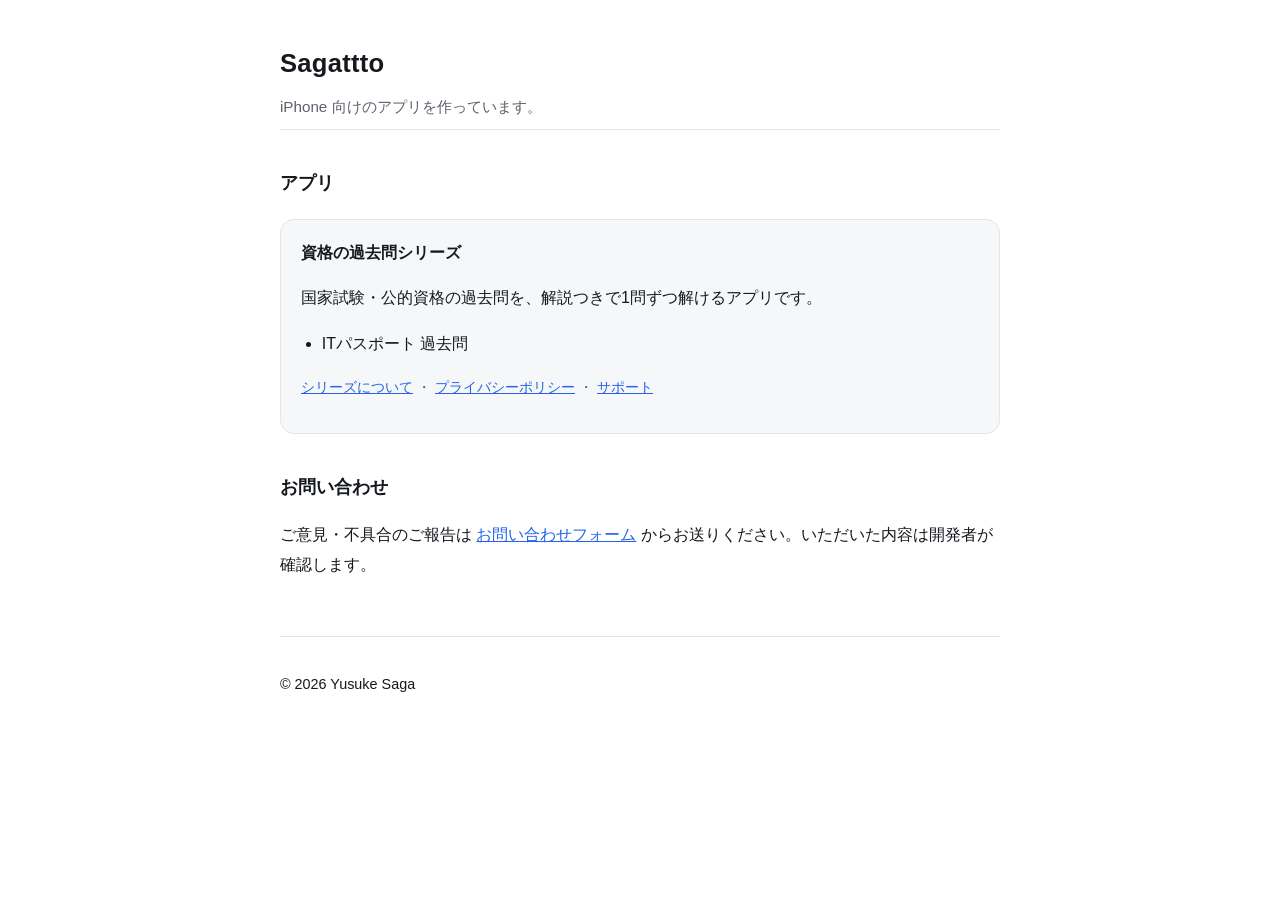
<file: index.html>
<!DOCTYPE html>
<html lang="ja">
<head>
<meta charset="utf-8">
<meta name="viewport" content="width=device-width, initial-scale=1">
<title>Sagattto</title>
<link rel="stylesheet" href="/style.css">
</head>
<body>
<header>
  <h1>Sagattto</h1>
  <p>iPhone 向けのアプリを作っています。</p>
</header>

<main>
  <h2>アプリ</h2>

  <div class="card">
    <h3>資格の過去問シリーズ</h3>
    <p>国家試験・公的資格の過去問を、解説つきで1問ずつ解けるアプリです。</p>
    <ul>
      <li>ITパスポート 過去問</li>
    </ul>
    <p class="muted">
      <a href="/shikaku/">シリーズについて</a> ・
      <a href="/shikaku/privacy.html">プライバシーポリシー</a> ・
      <a href="/shikaku/support.html">サポート</a>
    </p>
  </div>

  <h2>お問い合わせ</h2>
  <p>
    ご意見・不具合のご報告は
    <a href="https://forms.gle/SS3hxJVVx1hNDNq5A">お問い合わせフォーム</a>
    からお送りください。いただいた内容は開発者が確認します。
  </p>
</main>

<footer>
  <p>© 2026 Yusuke Saga</p>
</footer>
</body>
</html>
</file>
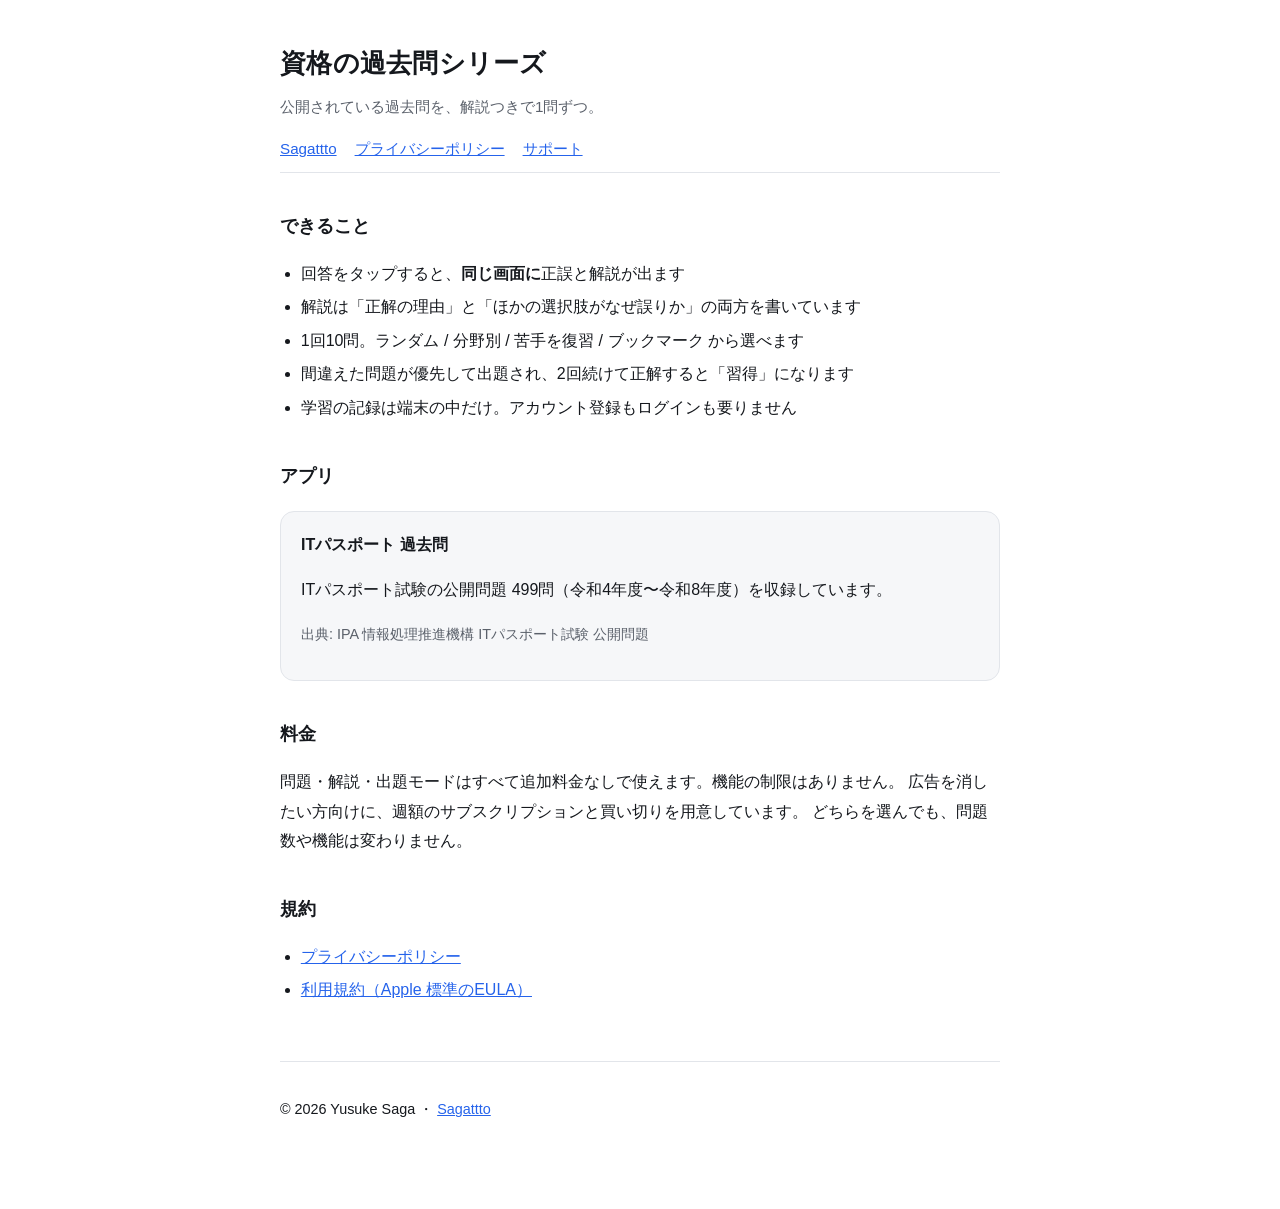
<file: shikaku/index.html>
<!DOCTYPE html>
<html lang="ja">
<head>
<meta charset="utf-8">
<meta name="viewport" content="width=device-width, initial-scale=1">
<title>資格の過去問シリーズ | Sagattto</title>
<link rel="stylesheet" href="/style.css">
</head>
<body>
<header>
  <h1>資格の過去問シリーズ</h1>
  <p>公開されている過去問を、解説つきで1問ずつ。</p>
  <nav>
    <a href="/">Sagattto</a>
    <a href="/shikaku/privacy.html">プライバシーポリシー</a>
    <a href="/shikaku/support.html">サポート</a>
  </nav>
</header>

<main>
  <h2>できること</h2>
  <ul>
    <li>回答をタップすると、<strong>同じ画面に</strong>正誤と解説が出ます</li>
    <li>解説は「正解の理由」と「ほかの選択肢がなぜ誤りか」の両方を書いています</li>
    <li>1回10問。ランダム / 分野別 / 苦手を復習 / ブックマーク から選べます</li>
    <li>間違えた問題が優先して出題され、2回続けて正解すると「習得」になります</li>
    <li>学習の記録は端末の中だけ。アカウント登録もログインも要りません</li>
  </ul>

  <h2>アプリ</h2>
  <div class="card">
    <h3>ITパスポート 過去問</h3>
    <p>ITパスポート試験の公開問題 499問（令和4年度〜令和8年度）を収録しています。</p>
    <p class="muted">出典: IPA 情報処理推進機構 ITパスポート試験 公開問題</p>
  </div>

  <h2>料金</h2>
  <p>
    問題・解説・出題モードはすべて追加料金なしで使えます。機能の制限はありません。
    広告を消したい方向けに、週額のサブスクリプションと買い切りを用意しています。
    どちらを選んでも、問題数や機能は変わりません。
  </p>

  <h2>規約</h2>
  <ul>
    <li><a href="/shikaku/privacy.html">プライバシーポリシー</a></li>
    <li><a href="https://www.apple.com/legal/internet-services/itunes/dev/stdeula/">利用規約（Apple 標準のEULA）</a></li>
  </ul>
</main>

<footer>
  <p>© 2026 Yusuke Saga ・ <a href="/">Sagattto</a></p>
</footer>
</body>
</html>
</file>
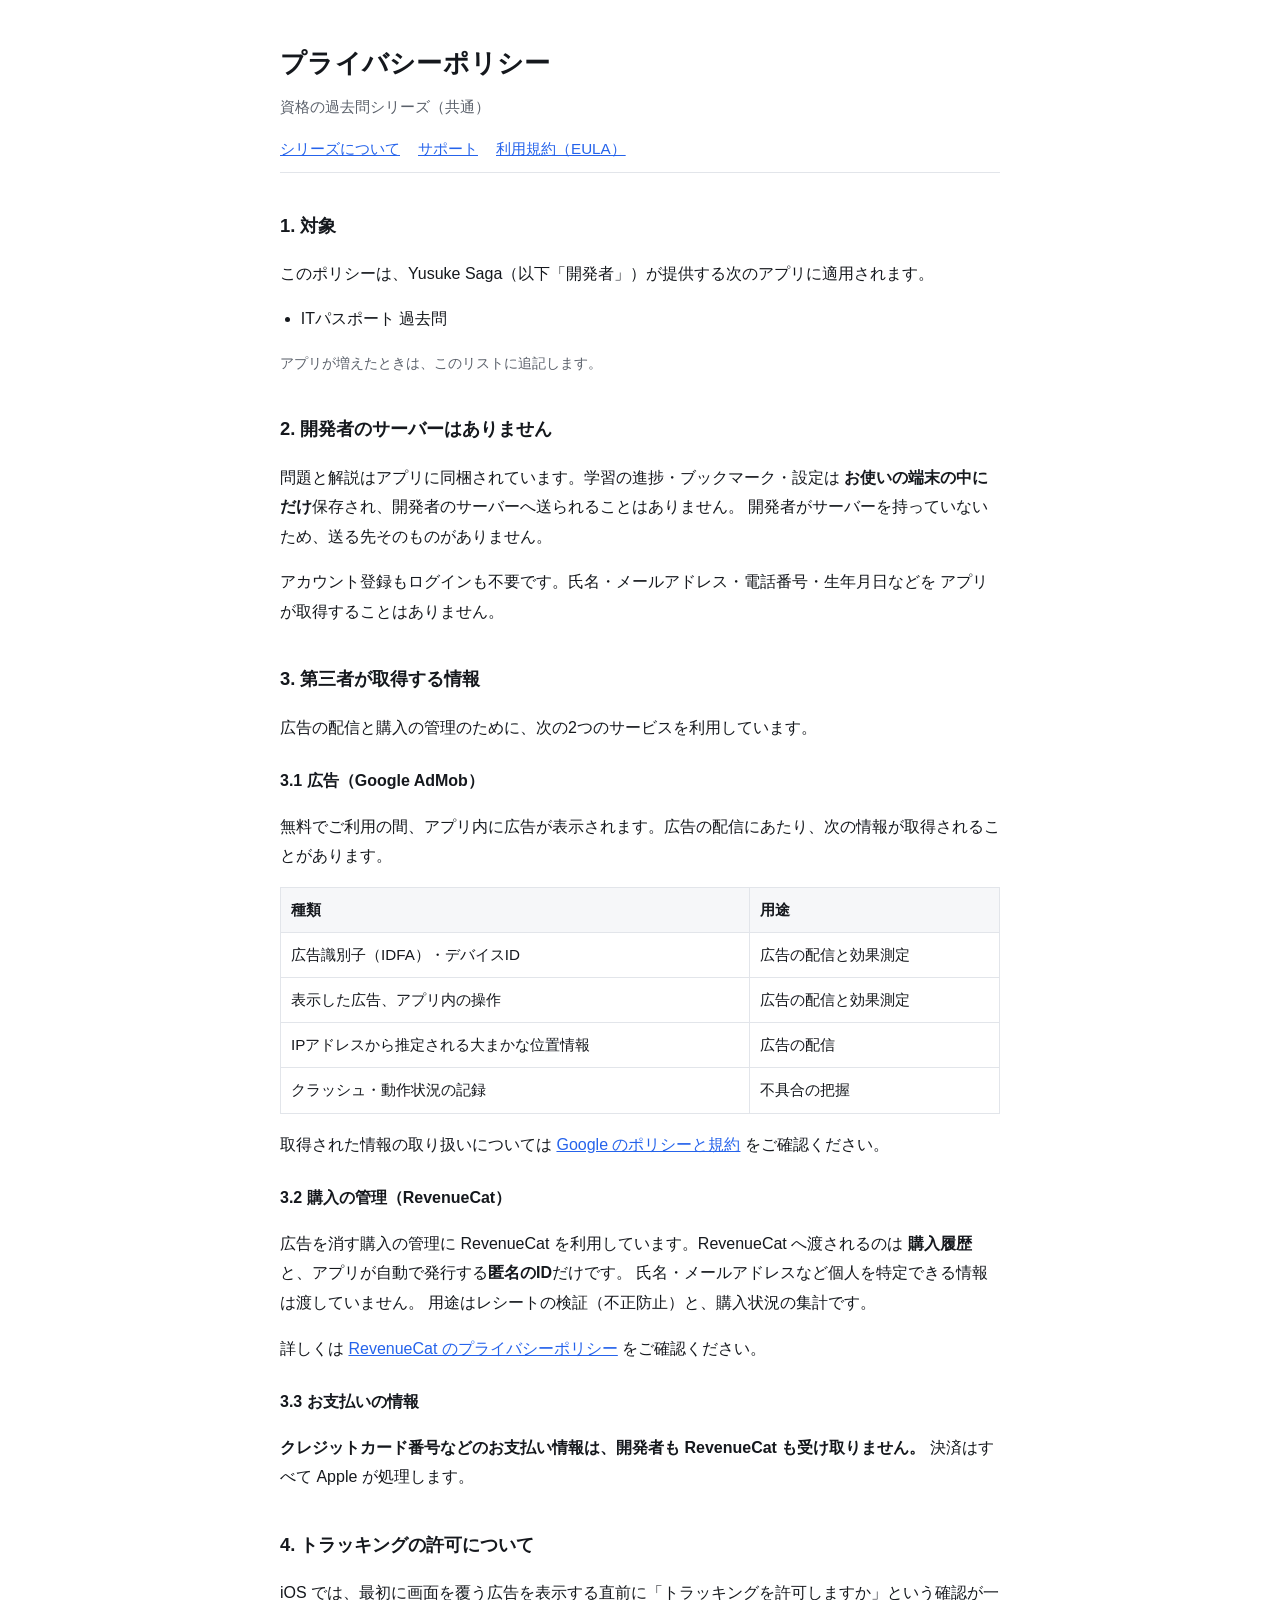
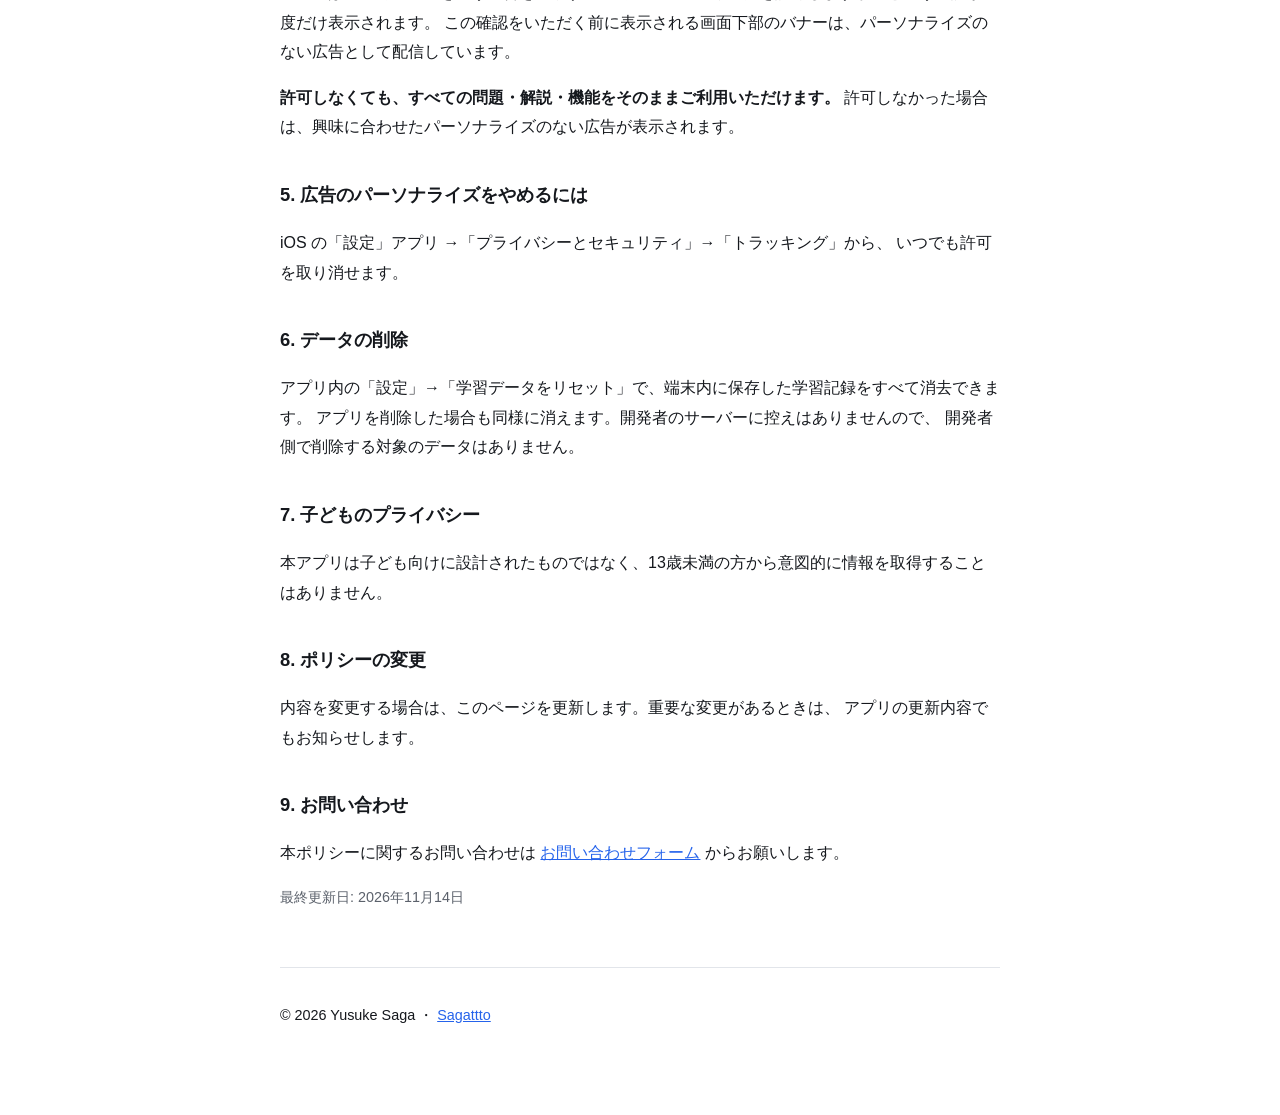
<file: shikaku/privacy.html>
<!DOCTYPE html>
<html lang="ja">
<head>
<meta charset="utf-8">
<meta name="viewport" content="width=device-width, initial-scale=1">
<title>プライバシーポリシー | 資格の過去問シリーズ</title>
<link rel="stylesheet" href="/style.css">
</head>
<body>
<header>
  <h1>プライバシーポリシー</h1>
  <p>資格の過去問シリーズ（共通）</p>
  <nav>
    <a href="/shikaku/">シリーズについて</a>
    <a href="/shikaku/support.html">サポート</a>
    <a href="https://www.apple.com/legal/internet-services/itunes/dev/stdeula/">利用規約（EULA）</a>
  </nav>
</header>

<main>
  <h2>1. 対象</h2>
  <p>このポリシーは、Yusuke Saga（以下「開発者」）が提供する次のアプリに適用されます。</p>
  <ul>
    <li>ITパスポート 過去問</li>
  </ul>
  <p class="muted">アプリが増えたときは、このリストに追記します。</p>

  <h2>2. 開発者のサーバーはありません</h2>
  <p>
    問題と解説はアプリに同梱されています。学習の進捗・ブックマーク・設定は
    <strong>お使いの端末の中にだけ</strong>保存され、開発者のサーバーへ送られることはありません。
    開発者がサーバーを持っていないため、送る先そのものがありません。
  </p>
  <p>
    アカウント登録もログインも不要です。氏名・メールアドレス・電話番号・生年月日などを
    アプリが取得することはありません。
  </p>

  <h2>3. 第三者が取得する情報</h2>
  <p>広告の配信と購入の管理のために、次の2つのサービスを利用しています。</p>

  <h3>3.1 広告（Google AdMob）</h3>
  <p>無料でご利用の間、アプリ内に広告が表示されます。広告の配信にあたり、次の情報が取得されることがあります。</p>
  <table>
    <tr><th>種類</th><th>用途</th></tr>
    <tr><td>広告識別子（IDFA）・デバイスID</td><td>広告の配信と効果測定</td></tr>
    <tr><td>表示した広告、アプリ内の操作</td><td>広告の配信と効果測定</td></tr>
    <tr><td>IPアドレスから推定される大まかな位置情報</td><td>広告の配信</td></tr>
    <tr><td>クラッシュ・動作状況の記録</td><td>不具合の把握</td></tr>
  </table>
  <p>
    取得された情報の取り扱いについては
    <a href="https://policies.google.com/technologies/partner-sites">Google のポリシーと規約</a>
    をご確認ください。
  </p>

  <h3>3.2 購入の管理（RevenueCat）</h3>
  <p>
    広告を消す購入の管理に RevenueCat を利用しています。RevenueCat へ渡されるのは
    <strong>購入履歴</strong>と、アプリが自動で発行する<strong>匿名のID</strong>だけです。
    氏名・メールアドレスなど個人を特定できる情報は渡していません。
    用途はレシートの検証（不正防止）と、購入状況の集計です。
  </p>
  <p>
    詳しくは
    <a href="https://www.revenuecat.com/privacy/">RevenueCat のプライバシーポリシー</a>
    をご確認ください。
  </p>

  <h3>3.3 お支払いの情報</h3>
  <p>
    <strong>クレジットカード番号などのお支払い情報は、開発者も RevenueCat も受け取りません。</strong>
    決済はすべて Apple が処理します。
  </p>

  <h2>4. トラッキングの許可について</h2>
  <p>
    iOS では、最初に画面を覆う広告を表示する直前に「トラッキングを許可しますか」という確認が一度だけ表示されます。
    この確認をいただく前に表示される画面下部のバナーは、パーソナライズのない広告として配信しています。
  </p>
  <p>
    <strong>許可しなくても、すべての問題・解説・機能をそのままご利用いただけます。</strong>
    許可しなかった場合は、興味に合わせたパーソナライズのない広告が表示されます。
  </p>

  <h2>5. 広告のパーソナライズをやめるには</h2>
  <p>
    iOS の「設定」アプリ →「プライバシーとセキュリティ」→「トラッキング」から、
    いつでも許可を取り消せます。
  </p>

  <h2>6. データの削除</h2>
  <p>
    アプリ内の「設定」→「学習データをリセット」で、端末内に保存した学習記録をすべて消去できます。
    アプリを削除した場合も同様に消えます。開発者のサーバーに控えはありませんので、
    開発者側で削除する対象のデータはありません。
  </p>

  <h2>7. 子どものプライバシー</h2>
  <p>
    本アプリは子ども向けに設計されたものではなく、13歳未満の方から意図的に情報を取得することはありません。
  </p>

  <h2>8. ポリシーの変更</h2>
  <p>
    内容を変更する場合は、このページを更新します。重要な変更があるときは、
    アプリの更新内容でもお知らせします。
  </p>

  <h2>9. お問い合わせ</h2>
  <p>
    本ポリシーに関するお問い合わせは
    <a href="https://forms.gle/SS3hxJVVx1hNDNq5A">お問い合わせフォーム</a>
    からお願いします。
  </p>

  <p class="muted">最終更新日: 2026年11月14日</p>
</main>

<footer>
  <p>© 2026 Yusuke Saga ・ <a href="/">Sagattto</a></p>
</footer>
</body>
</html>
</file>
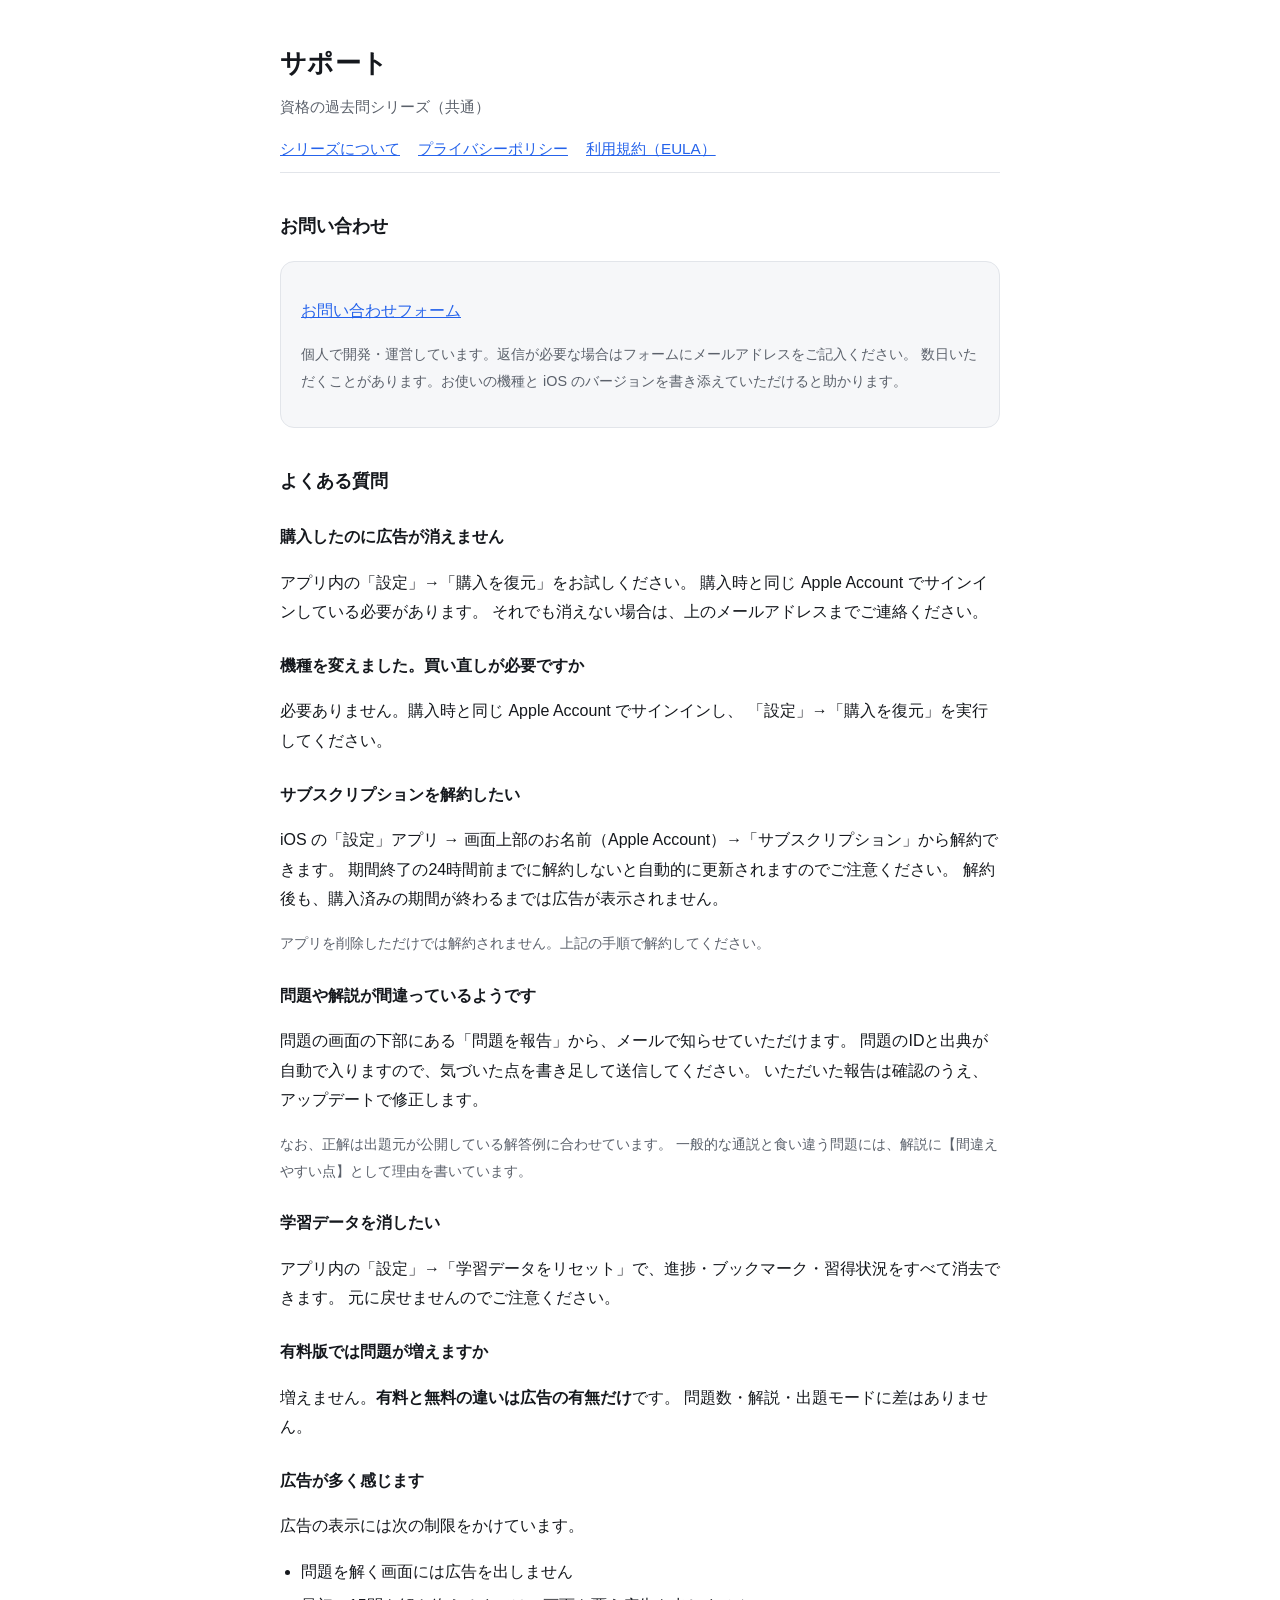
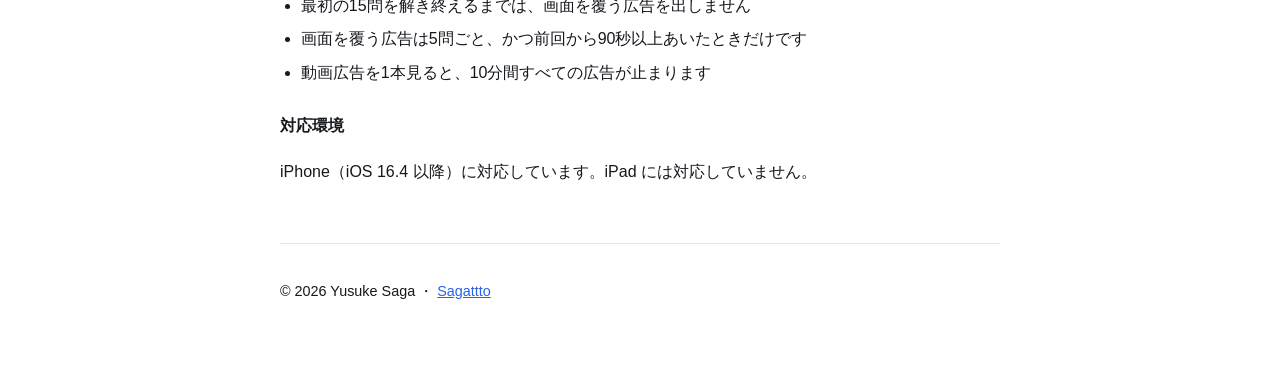
<file: shikaku/support.html>
<!DOCTYPE html>
<html lang="ja">
<head>
<meta charset="utf-8">
<meta name="viewport" content="width=device-width, initial-scale=1">
<title>サポート | 資格の過去問シリーズ</title>
<link rel="stylesheet" href="/style.css">
</head>
<body>
<header>
  <h1>サポート</h1>
  <p>資格の過去問シリーズ（共通）</p>
  <nav>
    <a href="/shikaku/">シリーズについて</a>
    <a href="/shikaku/privacy.html">プライバシーポリシー</a>
    <a href="https://www.apple.com/legal/internet-services/itunes/dev/stdeula/">利用規約（EULA）</a>
  </nav>
</header>

<main>
  <h2>お問い合わせ</h2>
  <div class="card">
    <p>
      <a href="https://forms.gle/SS3hxJVVx1hNDNq5A">お問い合わせフォーム</a>
    </p>
    <p class="muted">
      個人で開発・運営しています。返信が必要な場合はフォームにメールアドレスをご記入ください。
      数日いただくことがあります。お使いの機種と iOS のバージョンを書き添えていただけると助かります。
    </p>
  </div>

  <h2>よくある質問</h2>

  <h3>購入したのに広告が消えません</h3>
  <p>
    アプリ内の「設定」→「購入を復元」をお試しください。
    購入時と同じ Apple Account でサインインしている必要があります。
    それでも消えない場合は、上のメールアドレスまでご連絡ください。
  </p>

  <h3>機種を変えました。買い直しが必要ですか</h3>
  <p>
    必要ありません。購入時と同じ Apple Account でサインインし、
    「設定」→「購入を復元」を実行してください。
  </p>

  <h3>サブスクリプションを解約したい</h3>
  <p>
    iOS の「設定」アプリ → 画面上部のお名前（Apple Account）→「サブスクリプション」から解約できます。
    期間終了の24時間前までに解約しないと自動的に更新されますのでご注意ください。
    解約後も、購入済みの期間が終わるまでは広告が表示されません。
  </p>
  <p class="muted">
    アプリを削除しただけでは解約されません。上記の手順で解約してください。
  </p>

  <h3>問題や解説が間違っているようです</h3>
  <p>
    問題の画面の下部にある「問題を報告」から、メールで知らせていただけます。
    問題のIDと出典が自動で入りますので、気づいた点を書き足して送信してください。
    いただいた報告は確認のうえ、アップデートで修正します。
  </p>
  <p class="muted">
    なお、正解は出題元が公開している解答例に合わせています。
    一般的な通説と食い違う問題には、解説に【間違えやすい点】として理由を書いています。
  </p>

  <h3>学習データを消したい</h3>
  <p>
    アプリ内の「設定」→「学習データをリセット」で、進捗・ブックマーク・習得状況をすべて消去できます。
    元に戻せませんのでご注意ください。
  </p>

  <h3>有料版では問題が増えますか</h3>
  <p>
    増えません。<strong>有料と無料の違いは広告の有無だけ</strong>です。
    問題数・解説・出題モードに差はありません。
  </p>

  <h3>広告が多く感じます</h3>
  <p>
    広告の表示には次の制限をかけています。
  </p>
  <ul>
    <li>問題を解く画面には広告を出しません</li>
    <li>最初の15問を解き終えるまでは、画面を覆う広告を出しません</li>
    <li>画面を覆う広告は5問ごと、かつ前回から90秒以上あいたときだけです</li>
    <li>動画広告を1本見ると、10分間すべての広告が止まります</li>
  </ul>

  <h3>対応環境</h3>
  <p>iPhone（iOS 16.4 以降）に対応しています。iPad には対応していません。</p>
</main>

<footer>
  <p>© 2026 Yusuke Saga ・ <a href="/">Sagattto</a></p>
</footer>
</body>
</html>
</file>
<file: style.css>
/* Sagattto のアプリサイト。1ファイルで全ページぶん。 */
:root {
  color-scheme: light dark;
  --bg: #ffffff;
  --card: #f6f7f9;
  --text: #15181d;
  --sub: #5b616b;
  --line: #e2e5ea;
  --link: #2563eb;
}
@media (prefers-color-scheme: dark) {
  :root {
    --bg: #0b0d12;
    --card: #161a21;
    --text: #e9ecf1;
    --sub: #9aa2ae;
    --line: #262b34;
    --link: #6aa6ff;
  }
}
* { box-sizing: border-box; }
body {
  margin: 0;
  padding: 0 20px 72px;
  background: var(--bg);
  color: var(--text);
  font-family: -apple-system, BlinkMacSystemFont, "Hiragino Sans", "Noto Sans JP", sans-serif;
  line-height: 1.85;
  font-size: 16px;
  -webkit-text-size-adjust: 100%;
}
main, header, footer { max-width: 720px; margin: 0 auto; }
header { padding: 40px 0 8px; border-bottom: 1px solid var(--line); margin-bottom: 28px; }
header h1 { font-size: 1.6rem; margin: 0 0 6px; letter-spacing: .01em; }
header p { color: var(--sub); margin: 0; font-size: .95rem; }
nav { margin-top: 14px; display: flex; gap: 18px; flex-wrap: wrap; font-size: .95rem; }
h2 { font-size: 1.15rem; margin: 36px 0 10px; }
h3 { font-size: 1rem; margin: 24px 0 8px; }
p, li { color: var(--text); }
ul { padding-left: 1.3em; }
li { margin: 4px 0; }
a { color: var(--link); }
a:hover { text-decoration: none; }
.card {
  background: var(--card);
  border: 1px solid var(--line);
  border-radius: 14px;
  padding: 18px 20px;
  margin: 18px 0;
}
.card h3 { margin-top: 0; }
.muted { color: var(--sub); font-size: .9rem; }
table { border-collapse: collapse; width: 100%; margin: 14px 0; font-size: .95rem; }
th, td { border: 1px solid var(--line); padding: 8px 10px; text-align: left; vertical-align: top; }
th { background: var(--card); font-weight: 600; }
footer {
  margin-top: 56px; padding-top: 20px;
  border-top: 1px solid var(--line);
  color: var(--sub); font-size: .9rem;
}
</file>
